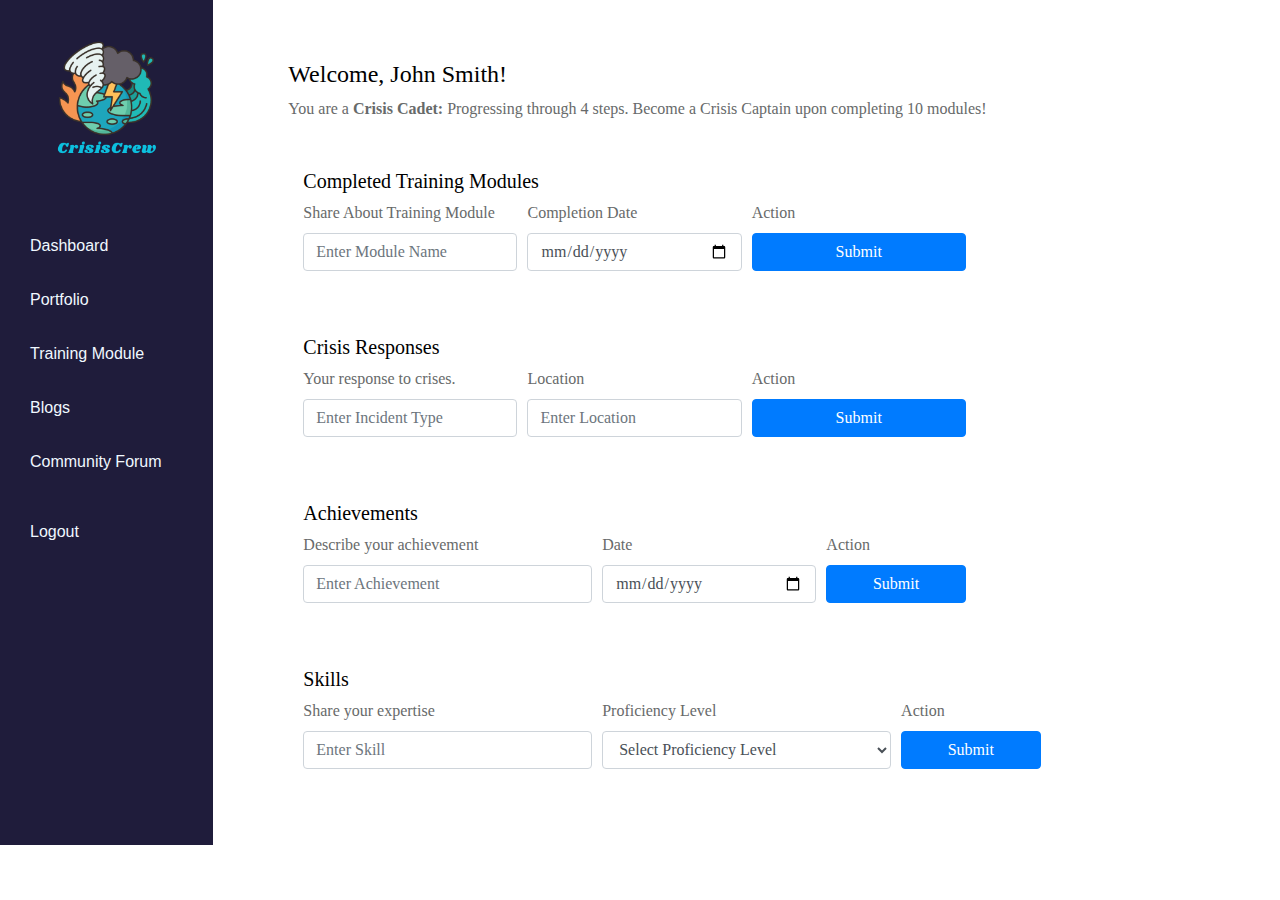
<file: form1.html>
<!DOCTYPE html>
<html lang="en">

<head>
    <meta charset="UTF-8">
    <meta name="viewport" content="width=device-width, initial-scale=1.0">
    <title>Training Modules and Crisis Responses</title>

    <link rel="stylesheet" href="css/style.css">
    <link rel="stylesheet" href="https://stackpath.bootstrapcdn.com/bootstrap/4.3.1/css/bootstrap.min.css">
</head>


<style>

    a {
        color: #676a6a;
        text-decoration: none;
    }

</style>

<body>
    <div class="container-fluid">
        <div class="row">
            <!-- Sidebar -->
            <nav class="col-12 col-md-3 col-lg-2 sidebar">
                <a href="index.html">
                    <img src="images/CrisisCrew.png" alt="logo" class="img-fluid" />
                </a>
                <div class="list-group mt-3">
                    <a href="client_dashboard.html">Dashboard</a>
                    <a href="portfolio.html">Portfolio</a>
                    <a href="training.html">Training Module</a>
                    <a href="blogs.html">Blogs</a>
                    <a href="coming_soon.html">Community Forum</a>
                </div>

                <!-- Logout Link -->
                <footer class="mt-3">
                    <a href="index.html">Logout</a>
                </footer>
            </nav>

            <div class="col-lg-10 col-md-9 col-12">
                <div class="welcome-message">
                    <h4>Welcome, John Smith!</h4>
                    <p style="color: #676a6a">
                        You are a <b>Crisis Cadet:</b> Progressing through 4 steps. Become
                        a Crisis Captain upon completing 10 modules!
                    </p>
                    <div class="container mt-5">
                        <h5>Completed Training Modules</h5>
                        <form>
                            <div class="form-row">
                                <div class="form-group col-md-3">
                                    <label for="moduleName" style="color: #676a6a;">Share About Training Module</label>
                                    <input type="text" class="form-control" id="moduleName" placeholder="Enter Module Name" required>
                                </div>
                                <div class="form-group col-md-3">
                                    <label for="completionDate" style="color: #676a6a;">Completion Date</label>
                                    <input type="date" class="form-control" id="completionDate" required>
                                </div>
                                <!-- <div class="form-group col-md-3">
                                    <label for="instructor" style="color: #676a6a;">Instructor</label>
                                    <input type="text" class="form-control" id="instructor" placeholder="Enter Instructor's Name" required>
                                </div> -->
                                <div class="form-group col-md-3">
                                    <label style="color: #676a6a;">Action</label>
                                    <button type="submit" class="btn btn-primary btn-block">Submit</button>
                                </div>
                            </div>
                        </form>

                        <h5 class="mt-5">Crisis Responses</h5>
                        <form>
                            <div class="form-row">
                                <div class="form-group col-md-3">
                                    <label for="achievement" style="color: #676a6a;"> Your response to crises.</label>
                                    <input type="text" class="form-control" id="incidentType" placeholder="Enter Incident Type" required>
                                </div>
                                <div class="form-group col-md-3">
                                    <label for="location" style="color: #676a6a;">Location</label>
                                    <input type="text" class="form-control" id="location" placeholder="Enter Location" required>
                                </div>
                                <!-- <div class="form-group col-md-3">
                                    <label for="date" style="color: #676a6a;">Date</label>
                                    <input type="date" class="form-control" id="date" required>
                                </div> -->
                                <div class="form-group col-md-3">
                                    <label style="color: #676a6a;">Action</label>
                                    <button type="submit" class="btn btn-primary btn-block">Submit</button>
                                </div>
                            </div>
                        </form>

                        <h5 class="mt-5">Achievements</h5>
                        <form>
                            <div class="form-row">
                                <div class="form-group col-md-4">
                                    <label for="achievement" style="color: #676a6a;">Describe your achievement</label>
                                    <input type="text" class="form-control" id="achievement" placeholder="Enter Achievement" required>
                                </div>
                                <div class="form-group col-md-3">
                                    <label for="achievementDate" style="color: #676a6a;">Date</label>
                                    <input type="date" class="form-control" id="achievementDate" required>
                                </div>
                                <div class="form-group col-md-2">
                                    <label style="color: #676a6a;">Action</label>
                                    <button type="submit" class="btn btn-primary btn-block">Submit</button>
                                </div>
                            </div>
                        </form>

                        <h5 class="mt-5">Skills</h5>

                        <form>
                            <div class="form-row">
                                <div class="form-group col-md-4">
                                    <label for="skill" style="color: #676a6a;">Share your expertise</label>
                                    <input type="text" class="form-control" id="skill" placeholder="Enter Skill" required>
                                </div>
                                <div class="form-group col-md-4">
                                    <label for="proficiencyLevel" style="color: #676a6a;">Proficiency Level</label>
                                    <select class="form-control" id="proficiencyLevel" required>
                                        <option value="">Select Proficiency Level</option>
                                        <option value="Beginner">Beginner</option>
                                        <option value="Intermediate">Intermediate</option>
                                        <option value="Advanced">Advanced</option>
                                    </select>
                                </div>
                                <div class="form-group col-md-2">
                                    <label style="color: #676a6a;">Action</label>
                                    <button type="submit" class="btn btn-primary btn-block">Submit</button>
                                </div>
                            </div>
                        </form>
                    </div>

                    <!-- Bootstrap JS and dependencies (optional) -->
                    <script src="https://code.jquery.com/jquery-3.3.1.slim.min.js"></script>
                    <script src="https://cdnjs.cloudflare.com/ajax/libs/popper.js/1.14.7/umd/popper.min.js"></script>
                    <script src="https://stackpath.bootstrapcdn.com/bootstrap/4.3.1/js/bootstrap.min.js"></script>
</body>

</html>
</file>
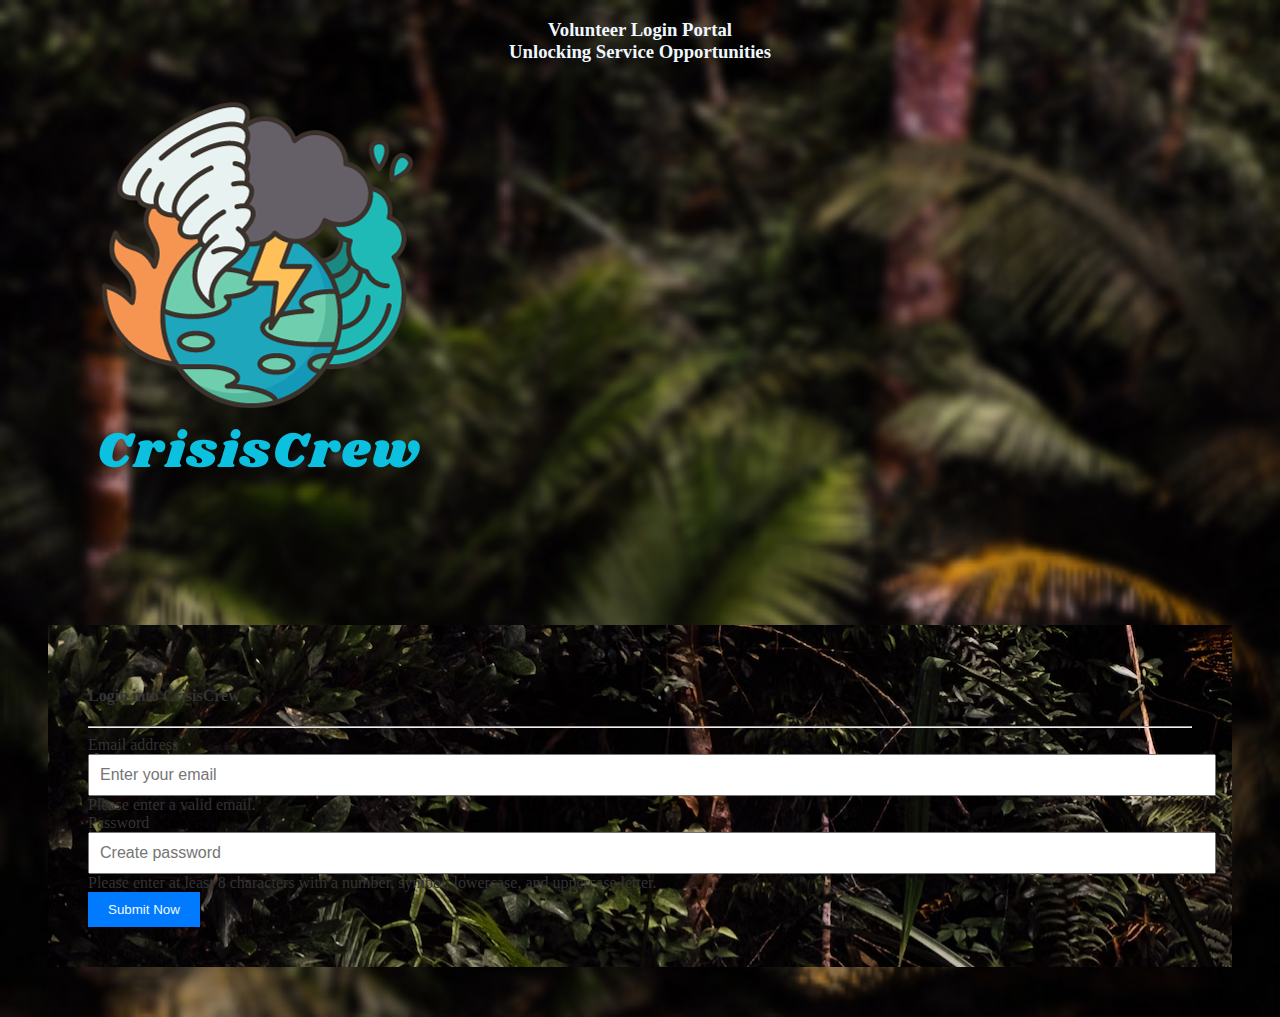
<file: login.html>
<!DOCTYPE html>
<html lang="en">
  <head>
    <meta charset="utf-8" />
    <meta name="viewport" content="width=device-width, initial-scale=1" />
    <title>Volunteer Login</title>
    <link rel="stylesheet" href="css/style.css" />
    <link
      href="https://cdn.jsdelivr.net/npm/bootstrap@5.3.2/dist/css/bootstrap.min.css"
      rel="stylesheet"
      integrity="sha384-T3c6CoIi6uLrA9TneNEoa7RxnatzjcDSCmG1MXxSR1GAsXEV/Dwwykc2MPK8M2HN"
      crossorigin="anonymous"
    />
  </head>
  <body
    class="login"
    background="images/new.jpeg"
    style="background-repeat: no-repeat; background-size: cover"
  >
    <section style="margin: auto; margin-bottom: 50px">
      <header style="text-align: center">
        <h3 style="color: aliceblue; font-family: Google Sans">
          Volunteer Login Portal <br />
          Unlocking Service Opportunities
        </h3>
      </header>
      <div class="container">
        <div class="row align-items-center mt-5">
          <div class="col-md-6 col-sm-12">
            <img src="images/CrisisCrew.png" alt="" />
          </div>
          <div class="col-md-6 col-sm-12">
            <div
              class="form-box p-4 g-danger-subtle border text-light"
              style="background-image: url(images/bg-login.jpg)"
            >
              <h4>Login into CrisisCrew</h4>
              <hr />

              <!-- Added border utility class 'border' and padding 'p-4' -->
              <form action="index.html">
                <div class="mb-3">
                  <label for="email" class="form-label">Email address</label>
                  <input
                    type="email"
                    class="form-control"
                    id="email"
                    placeholder="Enter your email"
                  />
                  <div class="invalid-feedback">
                    Please enter a valid email.
                  </div>
                </div>
                <div class="mb-3">
                  <label for="password" class="form-label">Password</label>
                  <input
                    type="password"
                    class="form-control"
                    id="password"
                    placeholder="Create password"
                  />
                  <div class="invalid-feedback">
                    Please enter at least 8 characters with a number, symbol,
                    lowercase, and uppercase letter.
                  </div>
                </div>
                <button type="submit" class="btn btn-primary bg-lg">
                  <!-- just a placeholder for navigation will be removed later -->
                  <a
                    href="client_dashboard.html"
                    style="text-decoration: none; color: aliceblue"
                  >
                    Submit Now</a
                  >
                </button>
              </form>
            </div>
          </div>
        </div>
      </div>
    </section>

    <script
      src="https://cdn.jsdelivr.net/npm/bootstrap@5.3.2/dist/js/bootstrap.bundle.min.js"
      integrity="sha384-C6RzsynM9kWDrMNeT87bh95OGNyZPhcTNXj1NW7RuBCsyN/o0jlpcV8Qyq46cDfL"
      crossorigin="anonymous"
    ></script>
  </body>
</html>
</file>
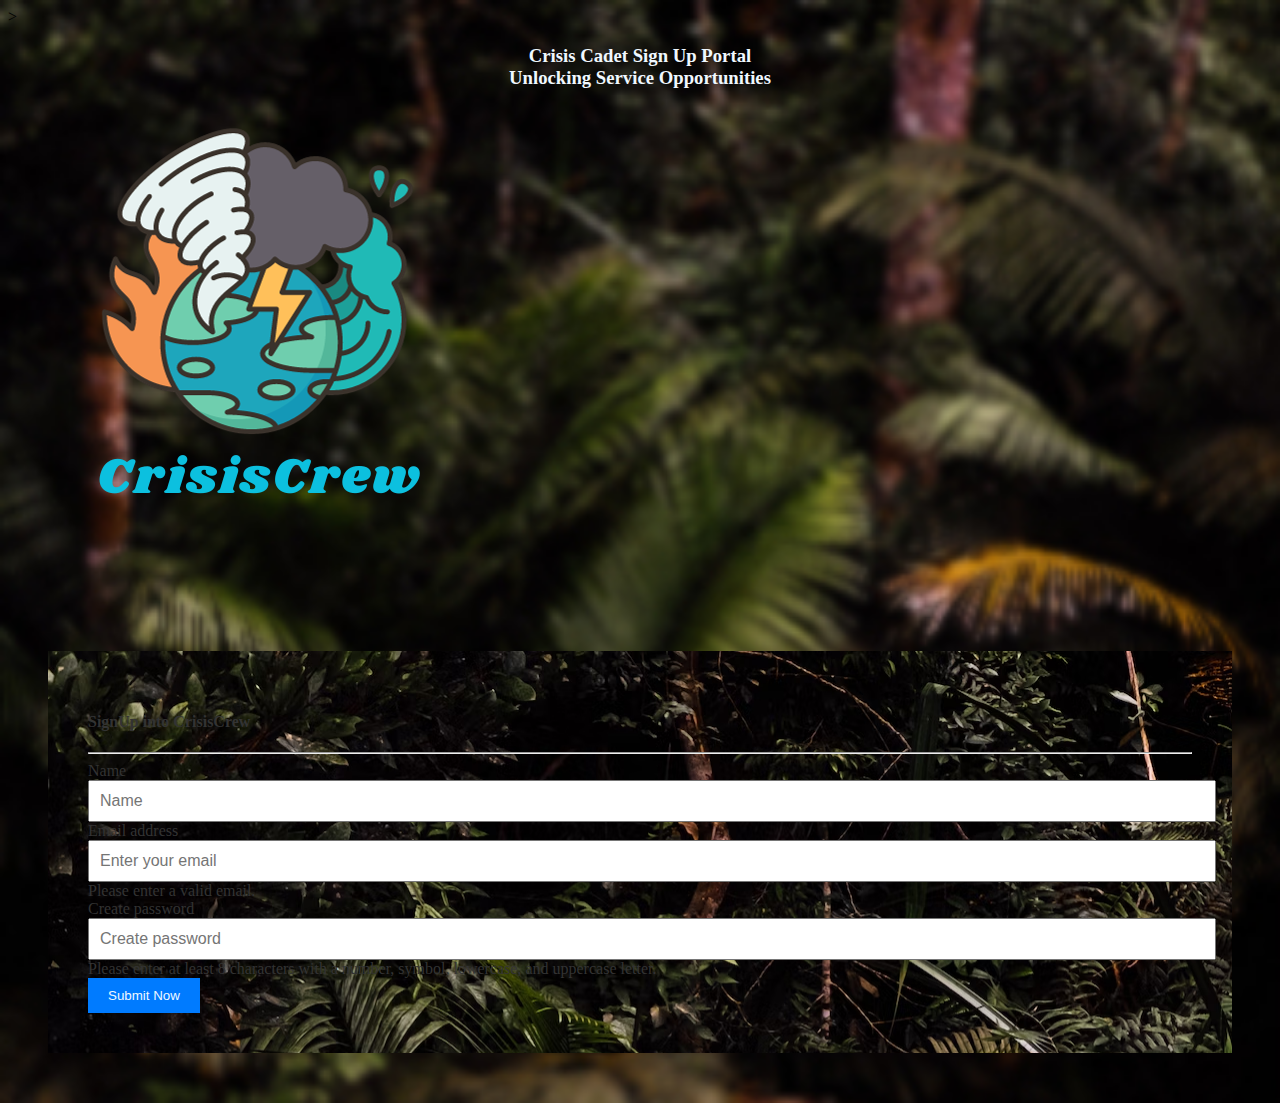
<file: signin.html>
<!DOCTYPE html>
<html lang="en">
  <head>
    <meta charset="utf-8" />
    <meta name="viewport" content="width=device-width, initial-scale=1" />
    <title>Crisis Cadet Login</title>
    <link rel="stylesheet" href="css/style.css" />
    <link
      href="https://cdn.jsdelivr.net/npm/bootstrap@5.3.2/dist/css/bootstrap.min.css"
      rel="stylesheet"
      integrity="sha384-T3c6CoIi6uLrA9TneNEoa7RxnatzjcDSCmG1MXxSR1GAsXEV/Dwwykc2MPK8M2HN"
      crossorigin="anonymous"
    />
  </head>
  <body class="login"   background="images/new.jpeg"
  style="background-repeat: no-repeat; background-size: cover"
>>
    <section style="margin: auto; margin-bottom: 50px">

      
      <header style="text-align: center;">
        <h3 style="color: aliceblue; font-family: Google Sans">
          Crisis Cadet Sign Up Portal <br />
          Unlocking Service Opportunities
        </h3>
      </header>
      <div class="container">
        <div class="row align-items-center mt-5">
            <div class="col-md-6 col-sm-12">
                <img src="images/CrisisCrew.png" alt="">
            </div>
          <div class="col-md-6 col-sm-12">
            <div
              class="form-box p-4 g-danger-subtle border text-light"
              style="background-image: url(images/bg-login.jpg)"
            >
              <h4>SignUp into CrisisCrew</h4>
              <hr />

              <!-- Added border utility class 'border' and padding 'p-4' -->
              <form action="views\pages\homepage.html">
                <div class="mb-3">
                  <label for="validationDefault01" class="form-label"
                    >Name</label
                  >
                  <input
                    type="text"
                    class="form-control"
                    id="validationDefault01"
                    placeholder="Name"
                    required
                  />
                </div>

                <div class="mb-3">
                  <label for="email" class="form-label">Email address</label>
                  <input
                    type="email"
                    class="form-control"
                    id="email"
                    placeholder="Enter your email"
                  />
                  <div class="invalid-feedback">
                    Please enter a valid email.
                  </div>
                </div>
                <div class="mb-3">
                  <label for="password" class="form-label"
                    >Create password</label
                  >
                  <input
                    type="password"
                    class="form-control"
                    id="password"
                    placeholder="Create password"
                  />
                  <div class="invalid-feedback">
                    Please enter at least 8 characters with a number, symbol,
                    lowercase, and uppercase letter.
                  </div>
                </div>
                <button type="submit" class="btn btn-primary">
                  <!-- just a placeholder for navigation will be removed later -->
                  <a
                    href="login.html"
                    style="text-decoration: none; color: aliceblue"
                  >
                    Submit Now</a
                  >
                </button>
              </form>
            </div>
          </div>
          
    </section>

    <script
      src="https://cdn.jsdelivr.net/npm/bootstrap@5.3.2/dist/js/bootstrap.bundle.min.js"
      integrity="sha384-C6RzsynM9kWDrMNeT87bh95OGNyZPhcTNXj1NW7RuBCsyN/o0jlpcV8Qyq46cDfL"
      crossorigin="anonymous"
    ></script>
  </body>
</html>
</file>
<file: css/style.css>
.body {
  background-color: #fff8f4;
  padding: 40px;
  margin: 40px;
  border-radius: 10px;
  border: 1px solid #e3e3e3;
  box-shadow: 0px 0px 10px #e3e3e3;
  font-size: 16px;
  font-family: "Google Sans";
}

.workflow {
  padding: 40px;
  margin: 40px;
  font-family: "Google Sans";
  color: #333;
}
.workflow .workflow-description {
  font-size: 16px;
  font-family: "Google Sans";
  color: #333;
}
.card_text {
  font-size: 16px;
  font-family: "Google Sans";
  color: #333;
}
.form-box {
  padding: 40px;
  margin: 40px;
  font-family: "Google Sans";
  color: #333;
  border: #333;
}
.form-box .form-box-description {
  font-size: 16px;
  font-family: "Google Sans";
  color: #333;
}

.about {
  position: relative;
  font-family: Google Sans;
}

.inner-width {
  max-width: 1200px;
  margin: auto;
  padding: 20px; /* Reduce padding for better mobile view */
  overflow: hidden;
}

.team-section .pe {
  float: left;
  width: 25%; /* Display 4 items per row for desktop */
  padding: 20px 0;
  transition: 0.4s;
  text-align: center; /* Center align content */
  box-sizing: border-box; /* Include padding and border in width */
}

.pe:hover {
  background: #dfe4ea;
}

.pe img {
  max-width: 100%; /* Ensure the image fits the container */
  height: auto; /* Maintain aspect ratio */
  border-radius: 50%;
}

.p-name {
  margin: 10px 0; /* Provide more space between name and description */
  text-transform: uppercase;
}

.p-des {
  font-style: italic;
  color: #3498db;
}

.p-sm {
  margin-top: 6px;
}

.p-sm a {
  margin: 0 4px;
  display: inline-block;
  width: 30px;
  height: 30px;
  transition: 0.4s;
}

.p-sm a:hover {
  transform: scale(1.3);
}

.p-sm a i {
  line-height: 30px;
}

@media screen and (max-width: 768px) {
  .team-section .pe {
    width: 100%; /* Display one item per row on mobile screens */
  }
}

.service-section .icon-box {
  margin-bottom: 20px;
  padding: 30px;
  border-radius: 6px;
  background-color: #f8f9fa;
}
.service-section .icon-box:hover .service-title a {
  color: #41a1fd;
}
.service-section .icon-box .service-icon {
  float: left;
  color: #41a1fd;
  font-size: 40px;
}
.service-section .icon-box .service-title {
  margin-left: 70px;
  font-weight: 700;
  margin-bottom: 15px;
  font-size: 18px;
  line-height: 1.2;
}
.service-section .icon-box .service-title a {
  color: #556270;
  transition: 0.3s;
  text-decoration: none;
}
.service-section .icon-box .service-para {
  margin-left: 70px;
  line-height: 24px;
  font-size: 14px;
}
.service-section .service-main-heading {
  color: #556270;
  padding: 0;
  margin-bottom: 20px;
  line-height: 1;
  font-size: 60px;
  font-weight: 600;
}

.form-container {
  max-width: 400px;
  margin: 0 auto;
  padding: 20px;
}

.form-group {
  margin-bottom: 15px;
}

.form-control {
  width: 100%;
  padding: 10px;
  font-size: 16px;
}

.btn-primary {
  background-color: #007bff;
  color: #fff;
  border: none;
  padding: 10px 20px;
  cursor: pointer;
}


.sidebar {
  background-color: #1f1c3b;
  padding: 20px;
  color: aliceblue;
}

.sidebar a {
  color: aliceblue;
  text-decoration: none;
  background-color: transparent;
  transition: background-color 0.3s ease, color 0.3s ease;
  padding: 15px;
  display: block;
}

.sidebar a:hover {
  color: #007bff;
  text-decoration: none;
  /* Change text color to blue on hover */
  background-color: white;
  /* Change background to white on hover */
}



.welcome-message {
  color: black;
  font-family: "Google Sans";
  margin: 30px;
  padding: 30px;
}
</file>
